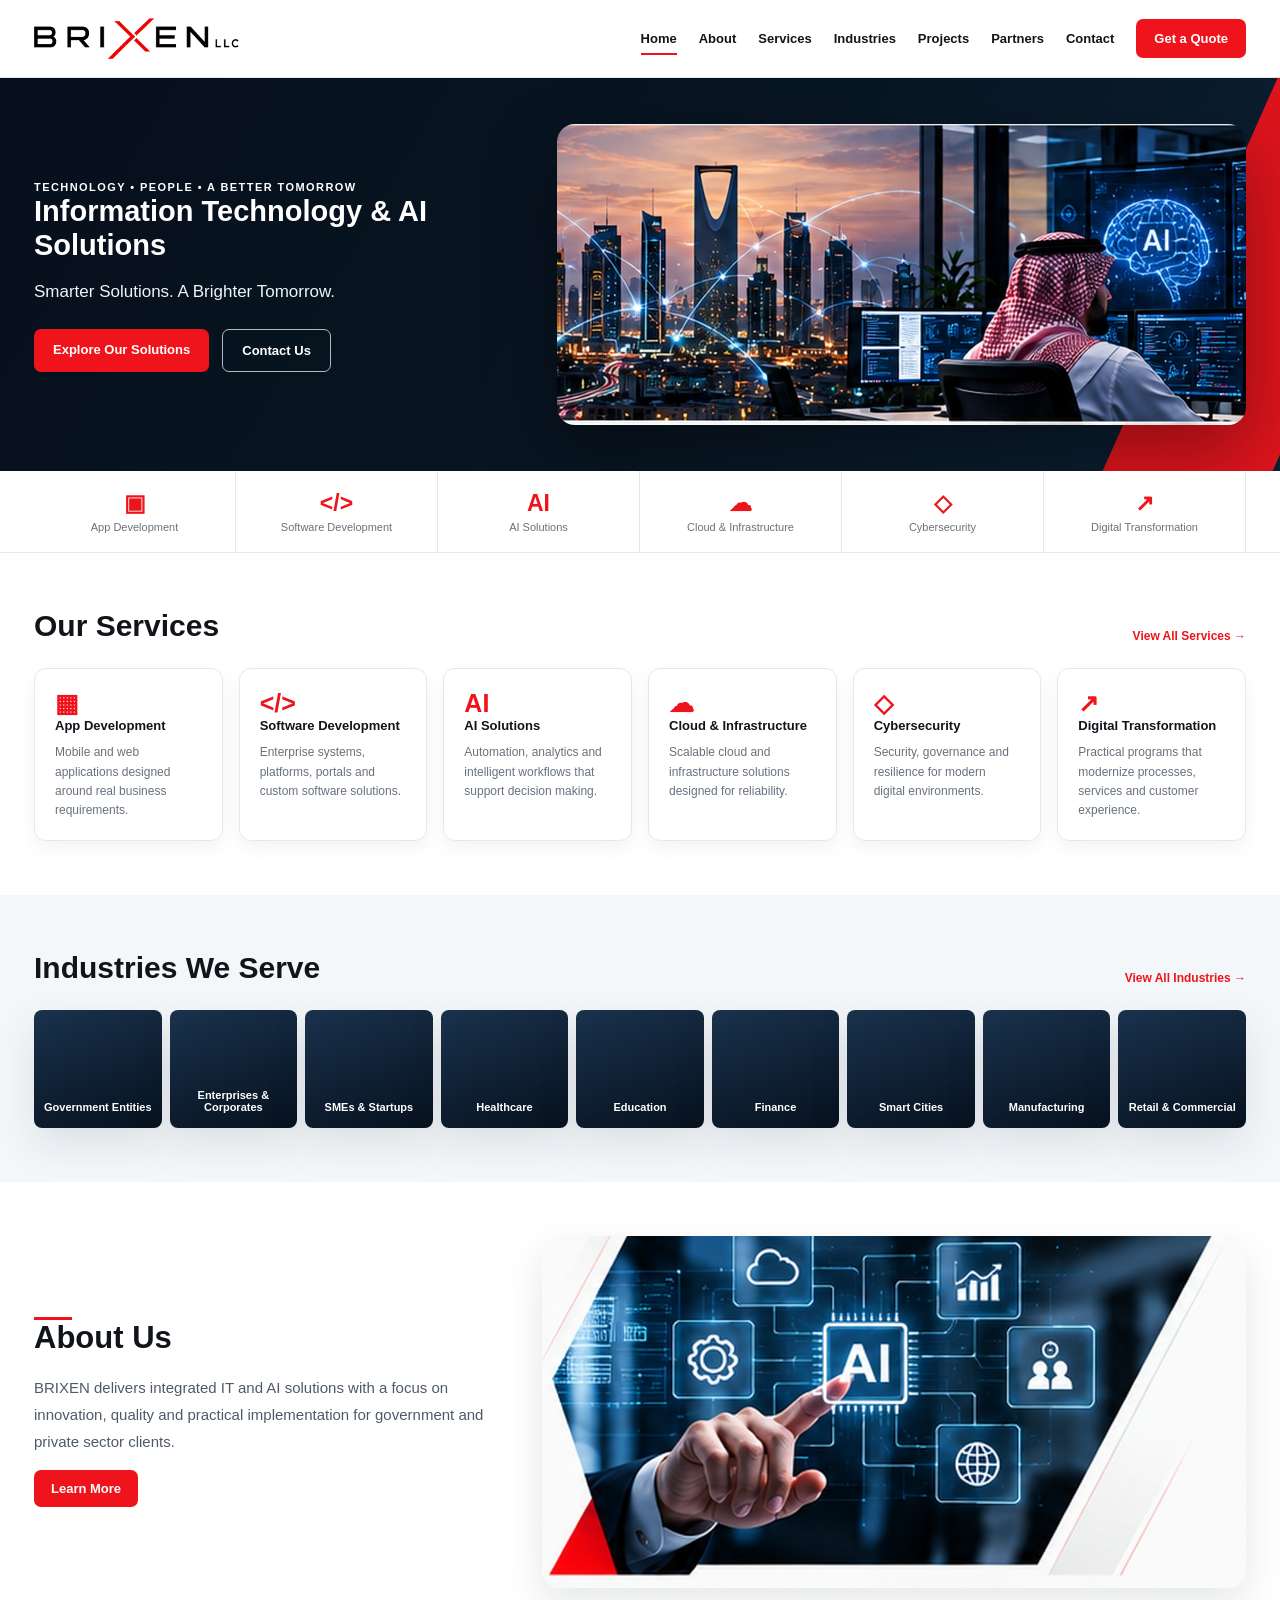
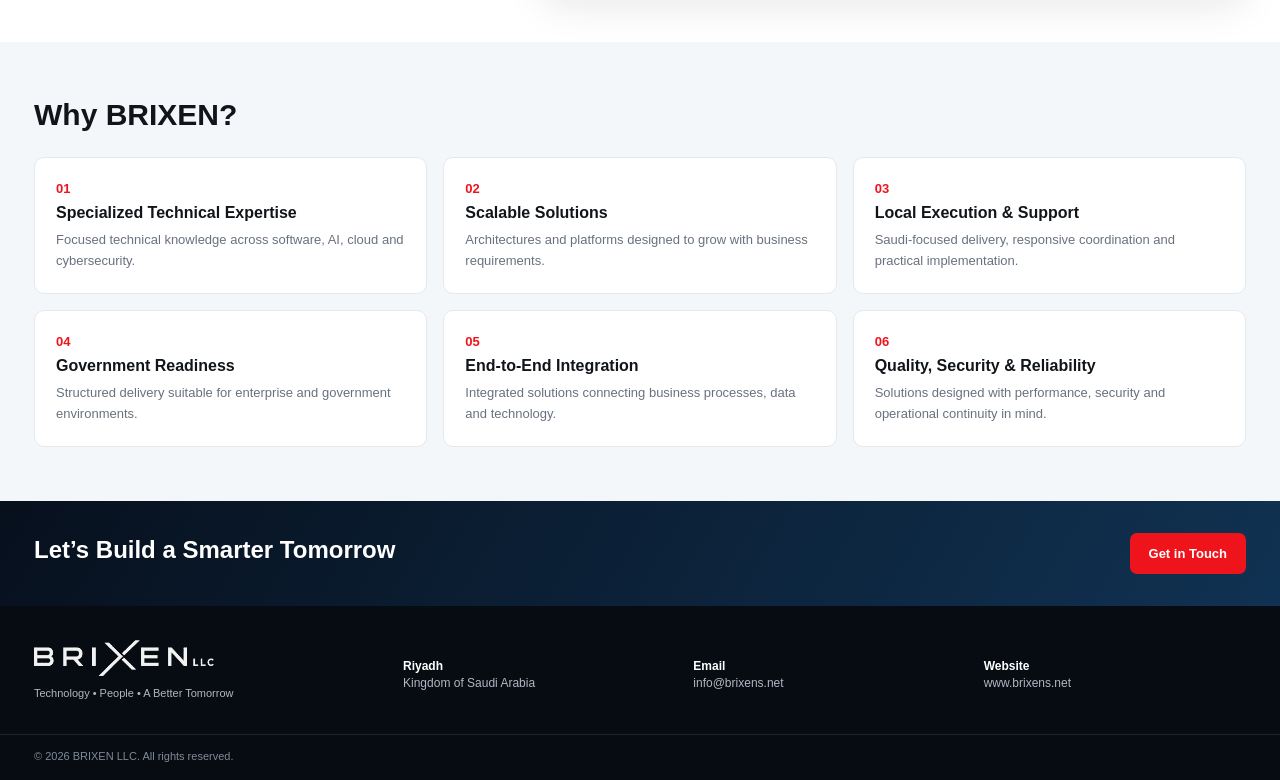
<file: index.html>
<!doctype html>
<html lang="en">
<head>
<meta charset="utf-8">
<meta name="viewport" content="width=device-width,initial-scale=1">
<title>BRIXEN | Information Technology & AI Solutions</title>
<meta name="description" content="BRIXEN provides technology, software, AI, cloud, cybersecurity and digital transformation solutions in Saudi Arabia.">
<link rel="canonical" href="https://www.brixens.net/">
<link rel="stylesheet" href="styles.css">
</head>
<body>
<header class="header">
  <div class="container nav">
    <a class="logo-wrap" href="index.html"><img src="brixen-logo.png" alt="BRIXEN LLC"></a>
    <button class="menu-btn" aria-label="Open menu">☰</button>
    <nav class="nav-links">
      <a class="active" href="index.html">Home</a>
<a href="about.html">About</a>
<a href="services.html">Services</a>
<a href="industries.html">Industries</a>
<a href="projects.html">Projects</a>
<a href="partners.html">Partners</a>
<a href="contact.html">Contact</a>
      <a class="quote-btn" href="mailto:info@brixens.net">Get a Quote</a>
    </nav>
  </div>
</header>

<main>
<section class="hero">
  <div class="hero-overlay"></div>
  <div class="container hero-grid">
    <div class="hero-copy">
      <span class="kicker">TECHNOLOGY • PEOPLE • A BETTER TOMORROW</span>
      
      <h2>Information Technology & AI Solutions</h2>
      
      <p>Smarter Solutions. A Brighter Tomorrow.</p>
      <div class="actions">
        <a class="primary-btn" href="services.html">Explore Our Solutions</a>
        <a class="outline-btn" href="contact.html">Contact Us</a>
      </div>
    </div>
    <div class="hero-image">
      <img src="hero-tech.jpg" alt="AI and technology solutions in Riyadh">
    </div>
  </div>
</section>

<section class="service-strip">
  <div class="container service-strip-grid">
    <a href="services.html#apps"><b>▣</b><small>App Development</small></a>
    <a href="services.html#software"><b>&lt;/&gt;</b><small>Software Development</small></a>
    <a href="services.html#ai"><b>AI</b><small>AI Solutions</small></a>
    <a href="services.html#cloud"><b>☁</b><small>Cloud & Infrastructure</small></a>
    <a href="services.html#security"><b>◇</b><small>Cybersecurity</small></a>
    <a href="services.html#digital"><b>↗</b><small>Digital Transformation</small></a>
  </div>
</section>

<section class="section white">
  <div class="container">
    <div class="heading">
      <div><h2>Our Services</h2></div>
      <a href="services.html">View All Services →</a>
    </div>
    <div class="cards six">
      <article class="card"><div class="icon">▦</div><h5>App Development</h5><p>Mobile and web applications designed around real business requirements.</p></article>
      <article class="card"><div class="icon">&lt;/&gt;</div><h5>Software Development</h5><p>Enterprise systems, platforms, portals and custom software solutions.</p></article>
      <article class="card"><div class="icon">AI</div><h5>AI Solutions</h5><p>Automation, analytics and intelligent workflows that support decision making.</p></article>
      <article class="card"><div class="icon">☁</div><h5>Cloud & Infrastructure</h5><p>Scalable cloud and infrastructure solutions designed for reliability.</p></article>
      <article class="card"><div class="icon">◇</div><h5>Cybersecurity</h5><p>Security, governance and resilience for modern digital environments.</p></article>
      <article class="card"><div class="icon">↗</div><h5>Digital Transformation</h5><p>Practical programs that modernize processes, services and customer experience.</p></article>
    </div>
  </div>
</section>

<section class="section light">
  <div class="container">
    <div class="heading"><div><h2>Industries We Serve</h2></div><a href="industries.html">View All Industries →</a></div>
    <div class="industry-grid">
      <div>Government Entities</div><div>Enterprises & Corporates</div><div>SMEs & Startups</div><div>Healthcare</div>
      <div>Education</div><div>Finance</div><div>Smart Cities</div><div>Manufacturing</div><div>Retail & Commercial</div>
    </div>
  </div>
</section>

<section class="section white">
  <div class="container about-grid">
    <div class="about-copy">
      <span class="red-line"></span>
      <h2>About Us</h2>
      
      <p>BRIXEN delivers integrated IT and AI solutions with a focus on innovation, quality and practical implementation for government and private sector clients.</p>
      <a class="primary-btn small" href="about.html">Learn More</a>
    </div>
    <div class="about-photo"><img src="about-ai.jpg" alt="AI technology interface"></div>
  </div>
</section>

<section class="section light">
  <div class="container">
    <div class="heading"><div><h2>Why BRIXEN?</h2></div></div>
    <div class="cards three">
      <article class="feature"><span>01</span><h4>Specialized Technical Expertise</h4><p>Focused technical knowledge across software, AI, cloud and cybersecurity.</p></article>
      <article class="feature"><span>02</span><h4>Scalable Solutions</h4><p>Architectures and platforms designed to grow with business requirements.</p></article>
      <article class="feature"><span>03</span><h4>Local Execution & Support</h4><p>Saudi-focused delivery, responsive coordination and practical implementation.</p></article>
      <article class="feature"><span>04</span><h4>Government Readiness</h4><p>Structured delivery suitable for enterprise and government environments.</p></article>
      <article class="feature"><span>05</span><h4>End-to-End Integration</h4><p>Integrated solutions connecting business processes, data and technology.</p></article>
      <article class="feature"><span>06</span><h4>Quality, Security & Reliability</h4><p>Solutions designed with performance, security and operational continuity in mind.</p></article>
    </div>
  </div>
</section>

<section class="cta">
  <div class="container cta-grid">
    <div><h2>Let’s Build a Smarter Tomorrow</h2></div>
    <a class="primary-btn" href="contact.html">Get in Touch</a>
  </div>
</section>
</main>

<footer class="footer">
  <div class="container footer-grid">
    <div class="footer-brand">
      <img src="brixen-logo.png" alt="BRIXEN LLC">
      <p>Technology • People • A Better Tomorrow</p>
    </div>
    <div><strong>Riyadh</strong><span>Kingdom of Saudi Arabia</span></div>
    <div><strong>Email</strong><a href="mailto:info@brixens.net">info@brixens.net</a></div>
    <div><strong>Website</strong><a href="https://www.brixens.net">www.brixens.net</a></div>
  </div>
  <div class="container copyright">© 2026 BRIXEN LLC. All rights reserved.</div>
</footer>
<script src="script.js"></script>
</body>
</html>
</file>
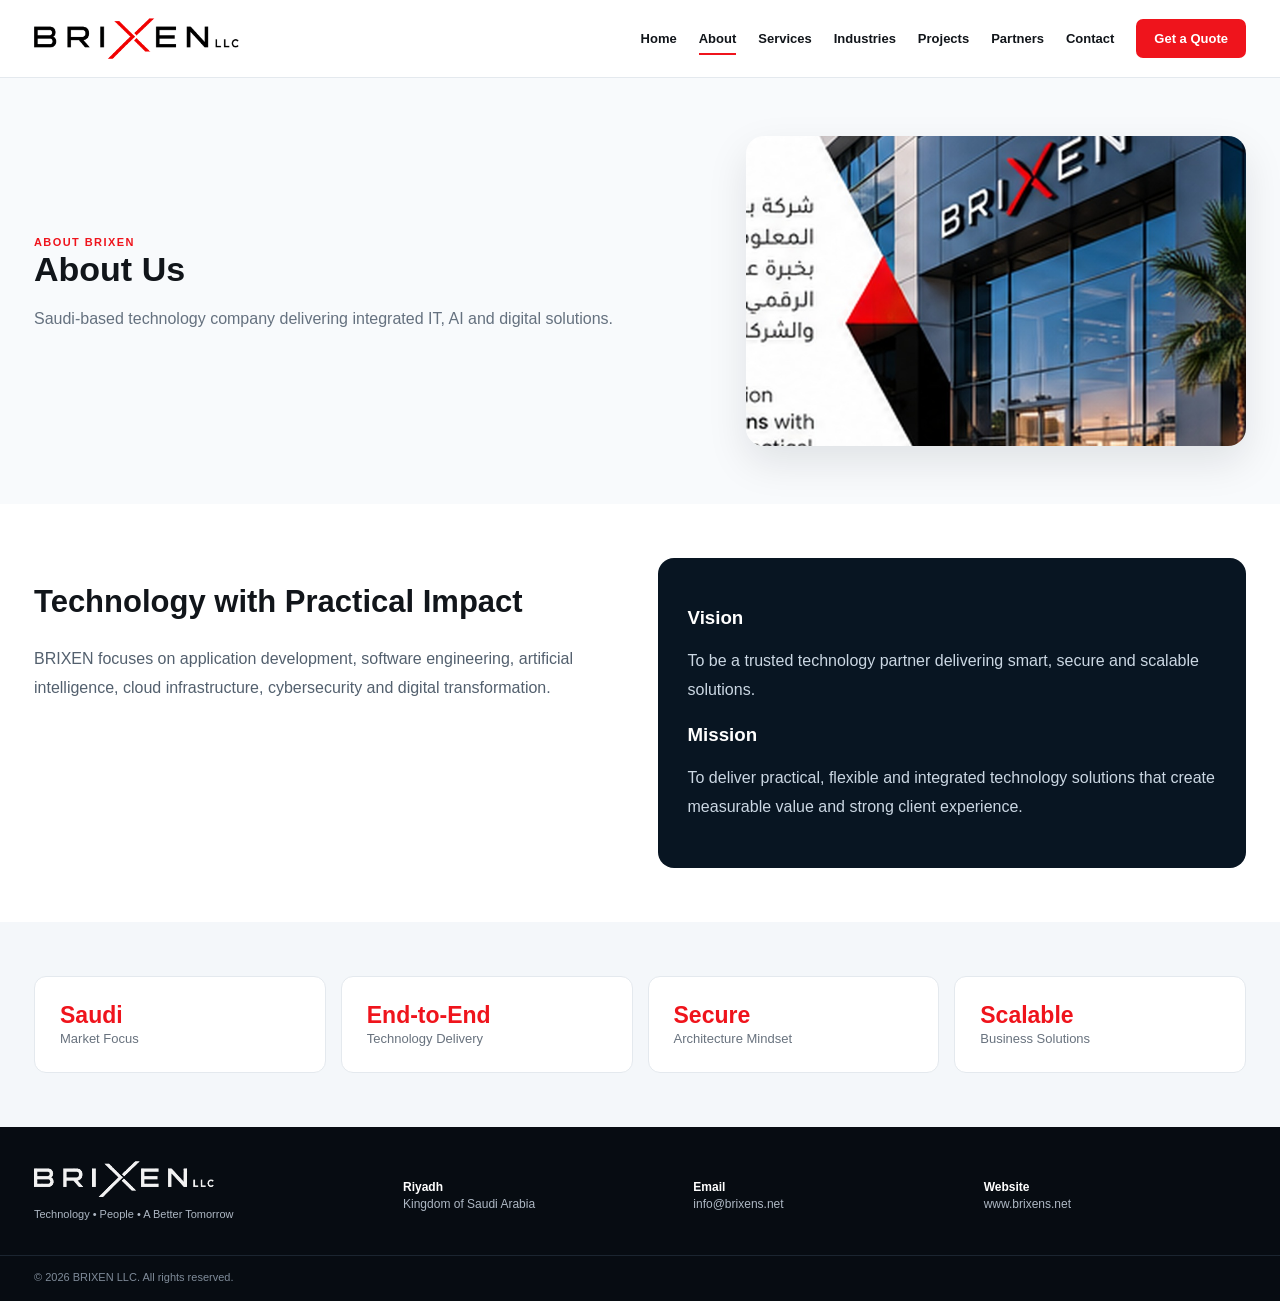
<file: about.html>
<!doctype html>
<html lang="en">
<head>
<meta charset="utf-8">
<meta name="viewport" content="width=device-width,initial-scale=1">
<title>BRIXEN | About</title>
<meta name="description" content="BRIXEN provides technology, software, AI, cloud, cybersecurity and digital transformation solutions in Saudi Arabia.">
<link rel="canonical" href="https://www.brixens.net/">
<link rel="stylesheet" href="styles.css">
</head>
<body>
<header class="header">
  <div class="container nav">
    <a class="logo-wrap" href="index.html"><img src="brixen-logo.png" alt="BRIXEN LLC"></a>
    <button class="menu-btn" aria-label="Open menu">☰</button>
    <nav class="nav-links">
      <a href="index.html">Home</a>
<a class="active" href="about.html">About</a>
<a href="services.html">Services</a>
<a href="industries.html">Industries</a>
<a href="projects.html">Projects</a>
<a href="partners.html">Partners</a>
<a href="contact.html">Contact</a>
      <a class="quote-btn" href="mailto:info@brixens.net">Get a Quote</a>
    </nav>
  </div>
</header>

<main>
<section class="subhero">
  <div class="container subhero-grid">
    <div><span class="kicker dark">ABOUT BRIXEN</span><h2>About Us</h2><p>Saudi-based technology company delivering integrated IT, AI and digital solutions.</p></div>
    <img src="hq-building.jpg" alt="BRIXEN corporate building concept">
  </div>
</section>
<section class="section white">
  <div class="container split">
    <div><h2>Technology with Practical Impact</h2><p>BRIXEN focuses on application development, software engineering, artificial intelligence, cloud infrastructure, cybersecurity and digital transformation.</p></div>
    <div class="mission-box"><h3>Vision</h3><p>To be a trusted technology partner delivering smart, secure and scalable solutions.</p><h3>Mission</h3><p>To deliver practical, flexible and integrated technology solutions that create measurable value and strong client experience.</p></div>
  </div>
</section>
<section class="section light"><div class="container stats-grid"><div><b>Saudi</b><span>Market Focus</span></div><div><b>End-to-End</b><span>Technology Delivery</span></div><div><b>Secure</b><span>Architecture Mindset</span></div><div><b>Scalable</b><span>Business Solutions</span></div></div></section>
</main>

<footer class="footer">
  <div class="container footer-grid">
    <div class="footer-brand">
      <img src="brixen-logo.png" alt="BRIXEN LLC">
      <p>Technology • People • A Better Tomorrow</p>
    </div>
    <div><strong>Riyadh</strong><span>Kingdom of Saudi Arabia</span></div>
    <div><strong>Email</strong><a href="mailto:info@brixens.net">info@brixens.net</a></div>
    <div><strong>Website</strong><a href="https://www.brixens.net">www.brixens.net</a></div>
  </div>
  <div class="container copyright">© 2026 BRIXEN LLC. All rights reserved.</div>
</footer>
<script src="script.js"></script>
</body>
</html>
</file>
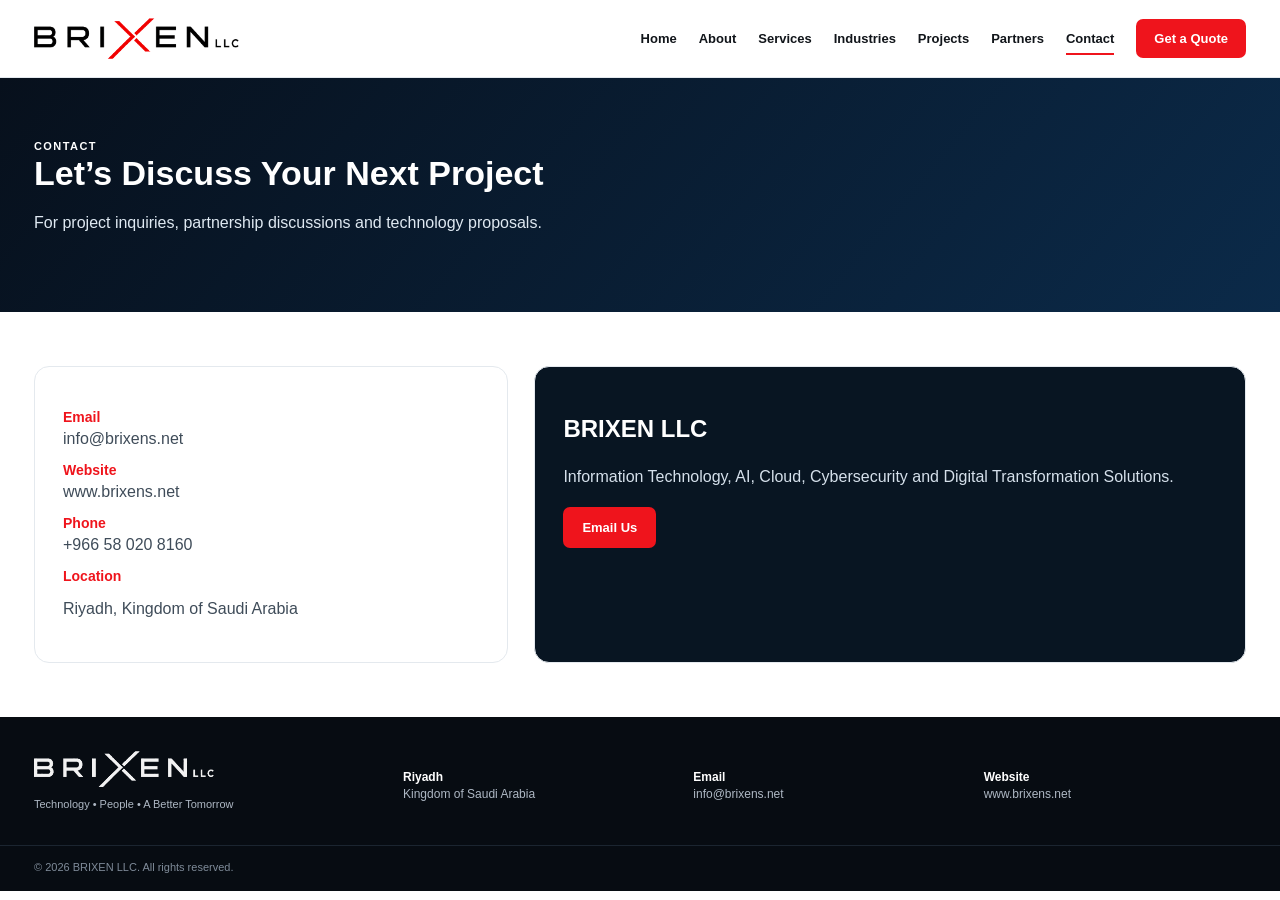
<file: contact.html>
<!doctype html>
<html lang="en">
<head>
<meta charset="utf-8">
<meta name="viewport" content="width=device-width,initial-scale=1">
<title>BRIXEN | Contact</title>
<meta name="description" content="BRIXEN provides technology, software, AI, cloud, cybersecurity and digital transformation solutions in Saudi Arabia.">
<link rel="canonical" href="https://www.brixens.net/">
<link rel="stylesheet" href="styles.css">
</head>
<body>
<header class="header">
  <div class="container nav">
    <a class="logo-wrap" href="index.html"><img src="brixen-logo.png" alt="BRIXEN LLC"></a>
    <button class="menu-btn" aria-label="Open menu">☰</button>
    <nav class="nav-links">
      <a href="index.html">Home</a>
<a href="about.html">About</a>
<a href="services.html">Services</a>
<a href="industries.html">Industries</a>
<a href="projects.html">Projects</a>
<a href="partners.html">Partners</a>
<a class="active" href="contact.html">Contact</a>
      <a class="quote-btn" href="mailto:info@brixens.net">Get a Quote</a>
    </nav>
  </div>
</header>

<main>
<section class="subhero dark-sub"><div class="container"><span class="kicker">CONTACT</span><h2>Let’s Discuss Your Next Project</h2><p>For project inquiries, partnership discussions and technology proposals.</p></div></section>
<section class="section white">
<div class="container contact-layout">
  <div class="contact-panel">
    <h3>Email</h3><a href="mailto:info@brixens.net">info@brixens.net</a>
    <h3>Website</h3><a href="https://www.brixens.net">www.brixens.net</a>
    <h3>Phone</h3><a href="tel:+966580208160">+966 58 020 8160</a>
    <h3>Location</h3><p>Riyadh, Kingdom of Saudi Arabia</p>
  </div>
  <div class="contact-message">
    <h2>BRIXEN LLC</h2>
    
    <p>Information Technology, AI, Cloud, Cybersecurity and Digital Transformation Solutions.</p>
    <a class="primary-btn" href="mailto:info@brixens.net">Email Us</a>
  </div>
</div>
</section>
</main>

<footer class="footer">
  <div class="container footer-grid">
    <div class="footer-brand">
      <img src="brixen-logo.png" alt="BRIXEN LLC">
      <p>Technology • People • A Better Tomorrow</p>
    </div>
    <div><strong>Riyadh</strong><span>Kingdom of Saudi Arabia</span></div>
    <div><strong>Email</strong><a href="mailto:info@brixens.net">info@brixens.net</a></div>
    <div><strong>Website</strong><a href="https://www.brixens.net">www.brixens.net</a></div>
  </div>
  <div class="container copyright">© 2026 BRIXEN LLC. All rights reserved.</div>
</footer>
<script src="script.js"></script>
</body>
</html>
</file>
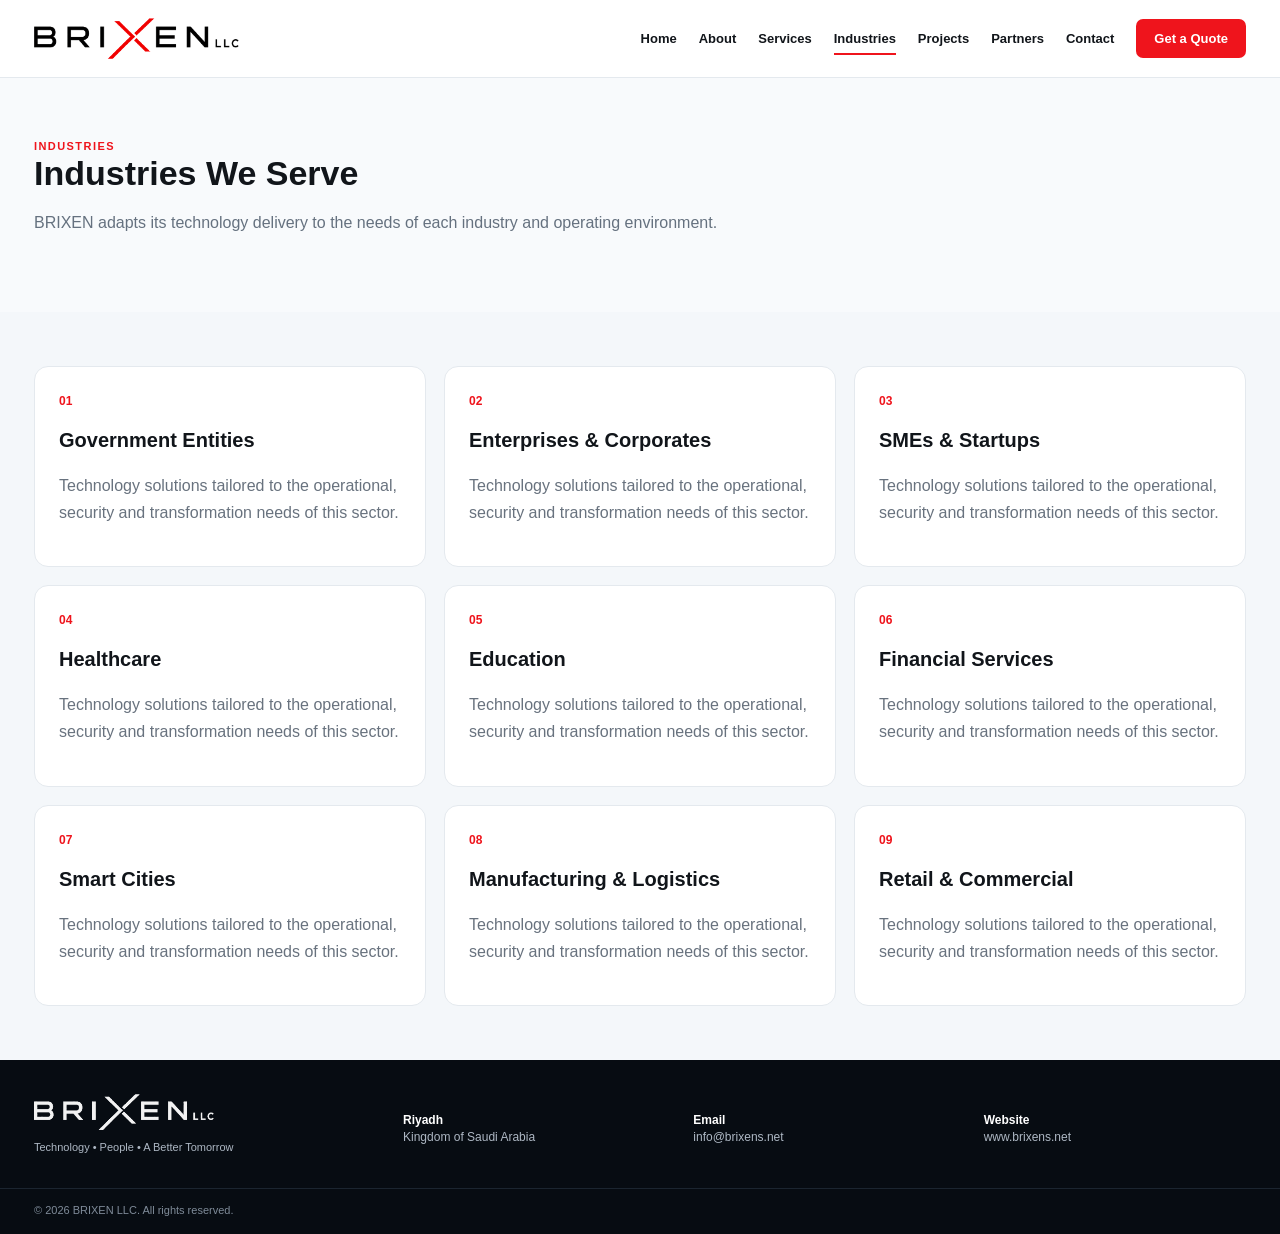
<file: industries.html>
<!doctype html>
<html lang="en">
<head>
<meta charset="utf-8">
<meta name="viewport" content="width=device-width,initial-scale=1">
<title>BRIXEN | Industries</title>
<meta name="description" content="BRIXEN provides technology, software, AI, cloud, cybersecurity and digital transformation solutions in Saudi Arabia.">
<link rel="canonical" href="https://www.brixens.net/">
<link rel="stylesheet" href="styles.css">
</head>
<body>
<header class="header">
  <div class="container nav">
    <a class="logo-wrap" href="index.html"><img src="brixen-logo.png" alt="BRIXEN LLC"></a>
    <button class="menu-btn" aria-label="Open menu">☰</button>
    <nav class="nav-links">
      <a href="index.html">Home</a>
<a href="about.html">About</a>
<a href="services.html">Services</a>
<a class="active" href="industries.html">Industries</a>
<a href="projects.html">Projects</a>
<a href="partners.html">Partners</a>
<a href="contact.html">Contact</a>
      <a class="quote-btn" href="mailto:info@brixens.net">Get a Quote</a>
    </nav>
  </div>
</header>

<main>
<section class="subhero"><div class="container"><span class="kicker dark">INDUSTRIES</span><h2>Industries We Serve</h2><p>BRIXEN adapts its technology delivery to the needs of each industry and operating environment.</p></div></section>
<section class="section light"><div class="container industry-page-grid"><article class="industry-card"><span>01</span><h3>Government Entities</h3><p>Technology solutions tailored to the operational, security and transformation needs of this sector.</p></article><article class="industry-card"><span>02</span><h3>Enterprises & Corporates</h3><p>Technology solutions tailored to the operational, security and transformation needs of this sector.</p></article><article class="industry-card"><span>03</span><h3>SMEs & Startups</h3><p>Technology solutions tailored to the operational, security and transformation needs of this sector.</p></article><article class="industry-card"><span>04</span><h3>Healthcare</h3><p>Technology solutions tailored to the operational, security and transformation needs of this sector.</p></article><article class="industry-card"><span>05</span><h3>Education</h3><p>Technology solutions tailored to the operational, security and transformation needs of this sector.</p></article><article class="industry-card"><span>06</span><h3>Financial Services</h3><p>Technology solutions tailored to the operational, security and transformation needs of this sector.</p></article><article class="industry-card"><span>07</span><h3>Smart Cities</h3><p>Technology solutions tailored to the operational, security and transformation needs of this sector.</p></article><article class="industry-card"><span>08</span><h3>Manufacturing & Logistics</h3><p>Technology solutions tailored to the operational, security and transformation needs of this sector.</p></article><article class="industry-card"><span>09</span><h3>Retail & Commercial</h3><p>Technology solutions tailored to the operational, security and transformation needs of this sector.</p></article></div></section>
</main>

<footer class="footer">
  <div class="container footer-grid">
    <div class="footer-brand">
      <img src="brixen-logo.png" alt="BRIXEN LLC">
      <p>Technology • People • A Better Tomorrow</p>
    </div>
    <div><strong>Riyadh</strong><span>Kingdom of Saudi Arabia</span></div>
    <div><strong>Email</strong><a href="mailto:info@brixens.net">info@brixens.net</a></div>
    <div><strong>Website</strong><a href="https://www.brixens.net">www.brixens.net</a></div>
  </div>
  <div class="container copyright">© 2026 BRIXEN LLC. All rights reserved.</div>
</footer>
<script src="script.js"></script>
</body>
</html>
</file>
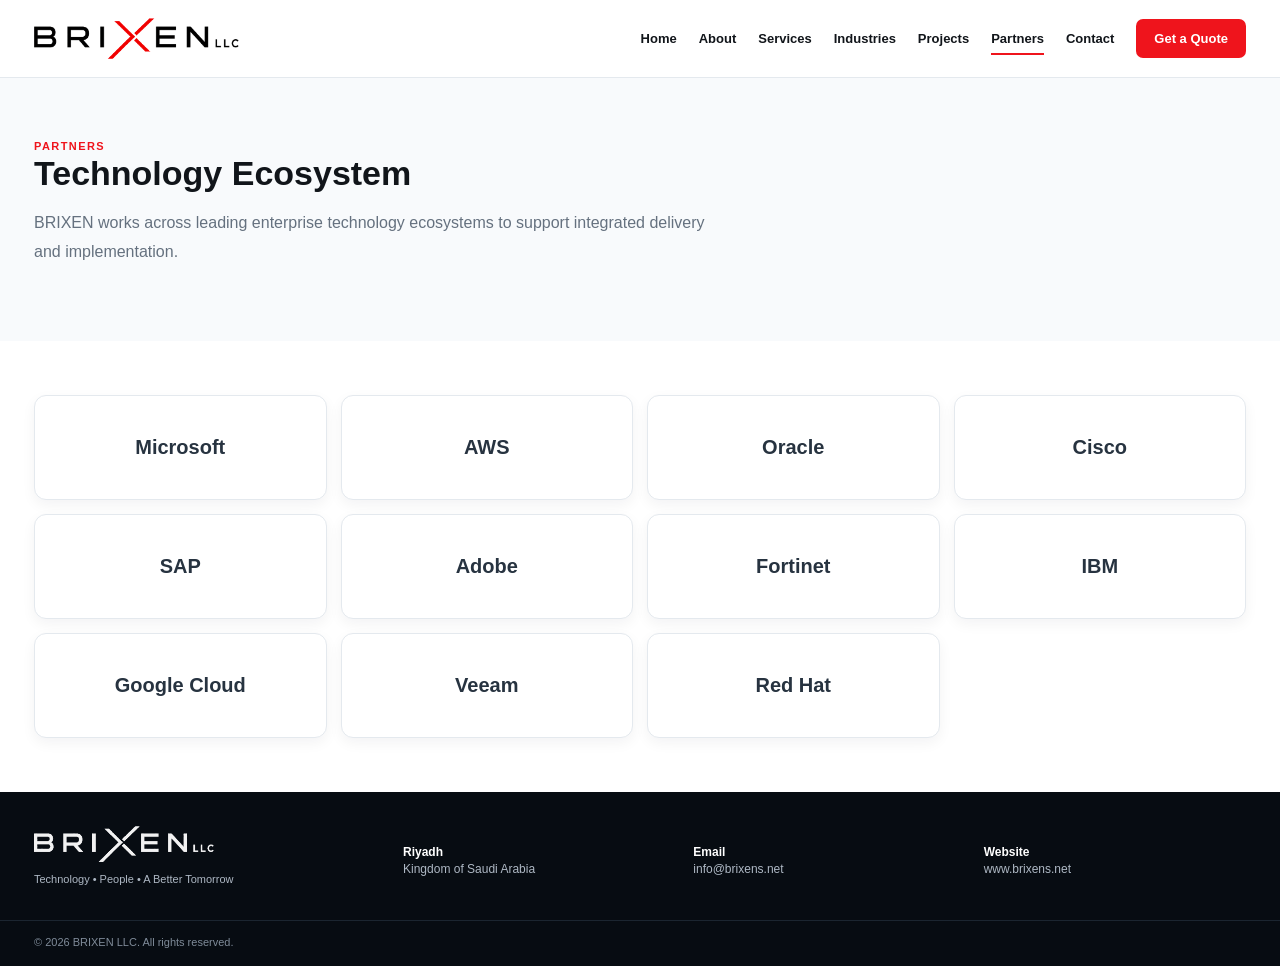
<file: partners.html>
<!doctype html>
<html lang="en">
<head>
<meta charset="utf-8">
<meta name="viewport" content="width=device-width,initial-scale=1">
<title>BRIXEN | Partners</title>
<meta name="description" content="BRIXEN provides technology, software, AI, cloud, cybersecurity and digital transformation solutions in Saudi Arabia.">
<link rel="canonical" href="https://www.brixens.net/">
<link rel="stylesheet" href="styles.css">
</head>
<body>
<header class="header">
  <div class="container nav">
    <a class="logo-wrap" href="index.html"><img src="brixen-logo.png" alt="BRIXEN LLC"></a>
    <button class="menu-btn" aria-label="Open menu">☰</button>
    <nav class="nav-links">
      <a href="index.html">Home</a>
<a href="about.html">About</a>
<a href="services.html">Services</a>
<a href="industries.html">Industries</a>
<a href="projects.html">Projects</a>
<a class="active" href="partners.html">Partners</a>
<a href="contact.html">Contact</a>
      <a class="quote-btn" href="mailto:info@brixens.net">Get a Quote</a>
    </nav>
  </div>
</header>

<main>
<section class="subhero"><div class="container"><span class="kicker dark">PARTNERS</span><h2>Technology Ecosystem</h2><p>BRIXEN works across leading enterprise technology ecosystems to support integrated delivery and implementation.</p></div></section>
<section class="section white"><div class="container partner-grid"><div class="partner-box">Microsoft</div><div class="partner-box">AWS</div><div class="partner-box">Oracle</div><div class="partner-box">Cisco</div><div class="partner-box">SAP</div><div class="partner-box">Adobe</div><div class="partner-box">Fortinet</div><div class="partner-box">IBM</div><div class="partner-box">Google Cloud</div><div class="partner-box">Veeam</div><div class="partner-box">Red Hat</div></div></section>
</main>

<footer class="footer">
  <div class="container footer-grid">
    <div class="footer-brand">
      <img src="brixen-logo.png" alt="BRIXEN LLC">
      <p>Technology • People • A Better Tomorrow</p>
    </div>
    <div><strong>Riyadh</strong><span>Kingdom of Saudi Arabia</span></div>
    <div><strong>Email</strong><a href="mailto:info@brixens.net">info@brixens.net</a></div>
    <div><strong>Website</strong><a href="https://www.brixens.net">www.brixens.net</a></div>
  </div>
  <div class="container copyright">© 2026 BRIXEN LLC. All rights reserved.</div>
</footer>
<script src="script.js"></script>
</body>
</html>
</file>
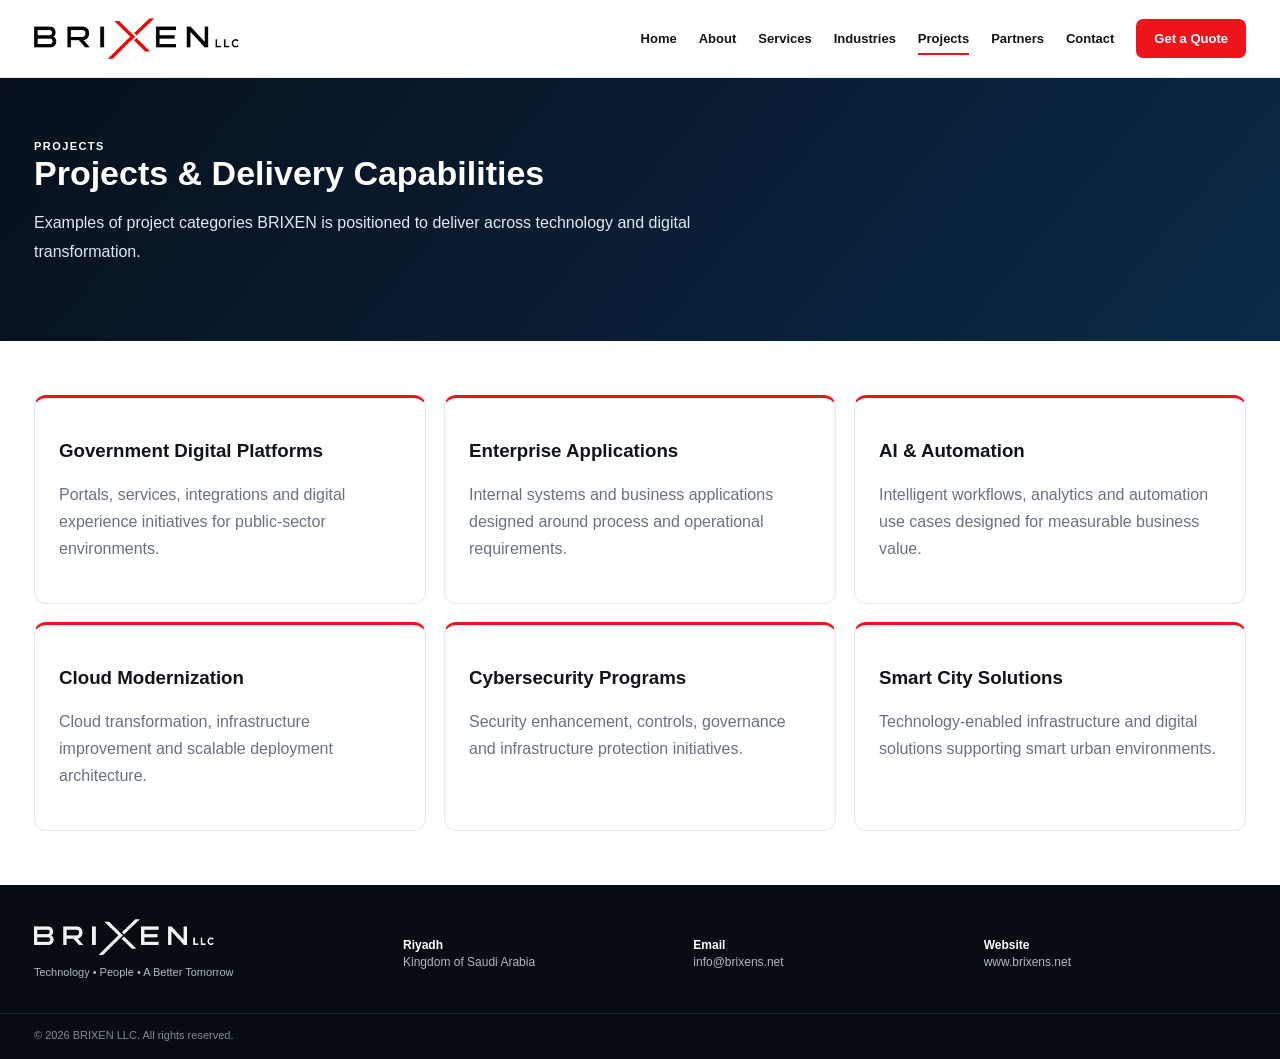
<file: projects.html>
<!doctype html>
<html lang="en">
<head>
<meta charset="utf-8">
<meta name="viewport" content="width=device-width,initial-scale=1">
<title>BRIXEN | Projects</title>
<meta name="description" content="BRIXEN provides technology, software, AI, cloud, cybersecurity and digital transformation solutions in Saudi Arabia.">
<link rel="canonical" href="https://www.brixens.net/">
<link rel="stylesheet" href="styles.css">
</head>
<body>
<header class="header">
  <div class="container nav">
    <a class="logo-wrap" href="index.html"><img src="brixen-logo.png" alt="BRIXEN LLC"></a>
    <button class="menu-btn" aria-label="Open menu">☰</button>
    <nav class="nav-links">
      <a href="index.html">Home</a>
<a href="about.html">About</a>
<a href="services.html">Services</a>
<a href="industries.html">Industries</a>
<a class="active" href="projects.html">Projects</a>
<a href="partners.html">Partners</a>
<a href="contact.html">Contact</a>
      <a class="quote-btn" href="mailto:info@brixens.net">Get a Quote</a>
    </nav>
  </div>
</header>

<main>
<section class="subhero dark-sub"><div class="container"><span class="kicker">PROJECTS</span><h2>Projects & Delivery Capabilities</h2><p>Examples of project categories BRIXEN is positioned to deliver across technology and digital transformation.</p></div></section>
<section class="section white">
<div class="container project-grid">
<article><h3>Government Digital Platforms</h3><p>Portals, services, integrations and digital experience initiatives for public-sector environments.</p></article>
<article><h3>Enterprise Applications</h3><p>Internal systems and business applications designed around process and operational requirements.</p></article>
<article><h3>AI & Automation</h3><p>Intelligent workflows, analytics and automation use cases designed for measurable business value.</p></article>
<article><h3>Cloud Modernization</h3><p>Cloud transformation, infrastructure improvement and scalable deployment architecture.</p></article>
<article><h3>Cybersecurity Programs</h3><p>Security enhancement, controls, governance and infrastructure protection initiatives.</p></article>
<article><h3>Smart City Solutions</h3><p>Technology-enabled infrastructure and digital solutions supporting smart urban environments.</p></article>
</div>
</section>
</main>

<footer class="footer">
  <div class="container footer-grid">
    <div class="footer-brand">
      <img src="brixen-logo.png" alt="BRIXEN LLC">
      <p>Technology • People • A Better Tomorrow</p>
    </div>
    <div><strong>Riyadh</strong><span>Kingdom of Saudi Arabia</span></div>
    <div><strong>Email</strong><a href="mailto:info@brixens.net">info@brixens.net</a></div>
    <div><strong>Website</strong><a href="https://www.brixens.net">www.brixens.net</a></div>
  </div>
  <div class="container copyright">© 2026 BRIXEN LLC. All rights reserved.</div>
</footer>
<script src="script.js"></script>
</body>
</html>
</file>
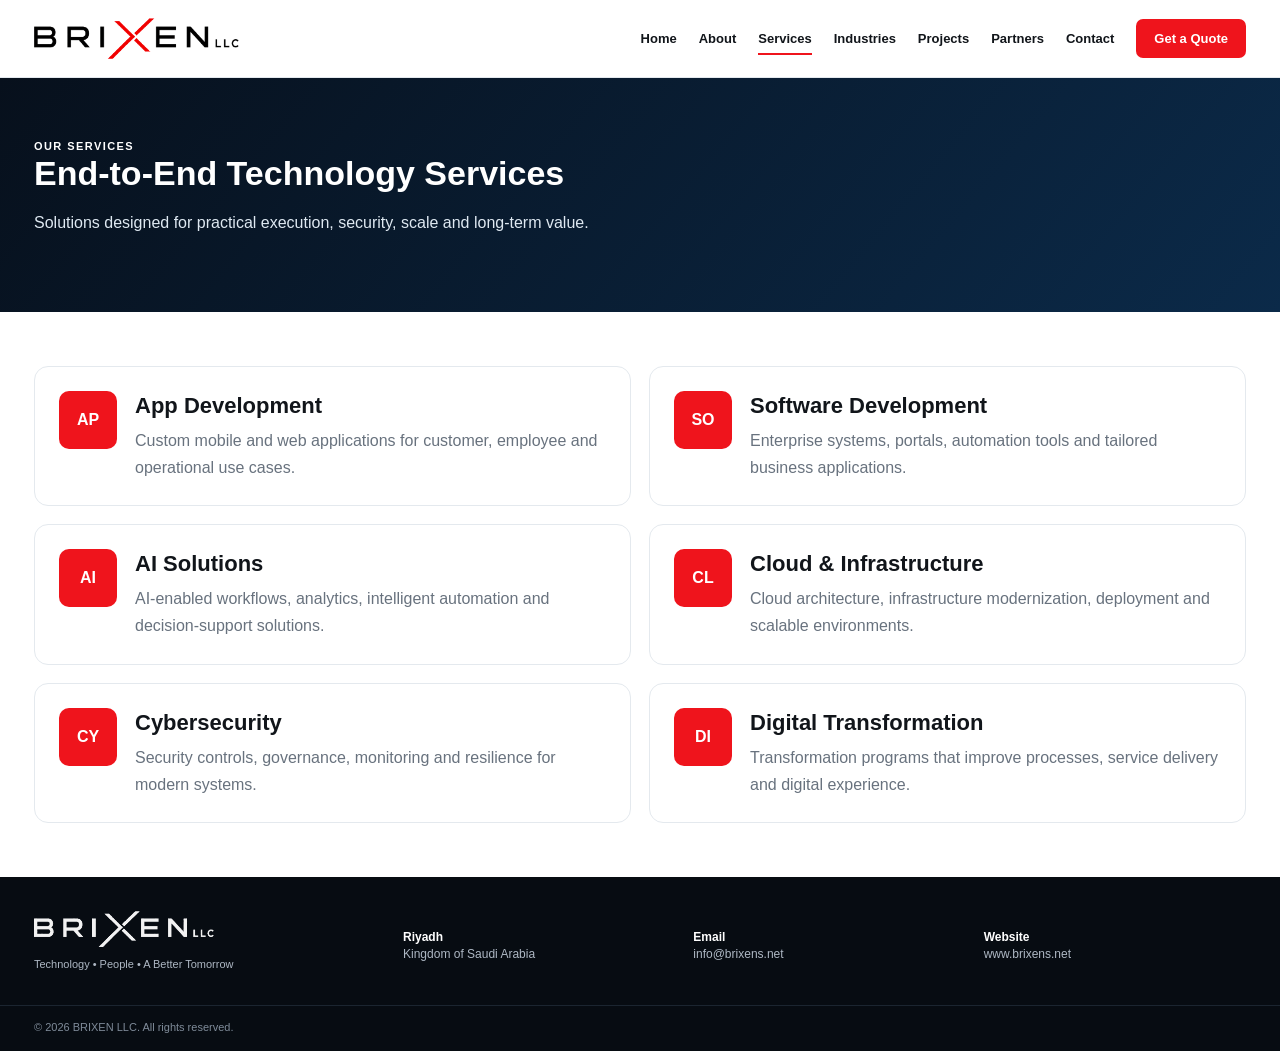
<file: services.html>
<!doctype html>
<html lang="en">
<head>
<meta charset="utf-8">
<meta name="viewport" content="width=device-width,initial-scale=1">
<title>BRIXEN | Services</title>
<meta name="description" content="BRIXEN provides technology, software, AI, cloud, cybersecurity and digital transformation solutions in Saudi Arabia.">
<link rel="canonical" href="https://www.brixens.net/">
<link rel="stylesheet" href="styles.css">
</head>
<body>
<header class="header">
  <div class="container nav">
    <a class="logo-wrap" href="index.html"><img src="brixen-logo.png" alt="BRIXEN LLC"></a>
    <button class="menu-btn" aria-label="Open menu">☰</button>
    <nav class="nav-links">
      <a href="index.html">Home</a>
<a href="about.html">About</a>
<a class="active" href="services.html">Services</a>
<a href="industries.html">Industries</a>
<a href="projects.html">Projects</a>
<a href="partners.html">Partners</a>
<a href="contact.html">Contact</a>
      <a class="quote-btn" href="mailto:info@brixens.net">Get a Quote</a>
    </nav>
  </div>
</header>

<main>
<section class="subhero dark-sub"><div class="container"><span class="kicker">OUR SERVICES</span><h2>End-to-End Technology Services</h2><p>Solutions designed for practical execution, security, scale and long-term value.</p></div></section>
<section class="section white"><div class="container service-detail-grid"><article id="apps" class="service-detail"><div class="big-icon">AP</div><div><h2>App Development</h2><p>Custom mobile and web applications for customer, employee and operational use cases.</p></div></article><article id="software" class="service-detail"><div class="big-icon">SO</div><div><h2>Software Development</h2><p>Enterprise systems, portals, automation tools and tailored business applications.</p></div></article><article id="ai" class="service-detail"><div class="big-icon">AI</div><div><h2>AI Solutions</h2><p>AI-enabled workflows, analytics, intelligent automation and decision-support solutions.</p></div></article><article id="cloud" class="service-detail"><div class="big-icon">CL</div><div><h2>Cloud & Infrastructure</h2><p>Cloud architecture, infrastructure modernization, deployment and scalable environments.</p></div></article><article id="security" class="service-detail"><div class="big-icon">CY</div><div><h2>Cybersecurity</h2><p>Security controls, governance, monitoring and resilience for modern systems.</p></div></article><article id="digital" class="service-detail"><div class="big-icon">DI</div><div><h2>Digital Transformation</h2><p>Transformation programs that improve processes, service delivery and digital experience.</p></div></article></div></section>
</main>

<footer class="footer">
  <div class="container footer-grid">
    <div class="footer-brand">
      <img src="brixen-logo.png" alt="BRIXEN LLC">
      <p>Technology • People • A Better Tomorrow</p>
    </div>
    <div><strong>Riyadh</strong><span>Kingdom of Saudi Arabia</span></div>
    <div><strong>Email</strong><a href="mailto:info@brixens.net">info@brixens.net</a></div>
    <div><strong>Website</strong><a href="https://www.brixens.net">www.brixens.net</a></div>
  </div>
  <div class="container copyright">© 2026 BRIXEN LLC. All rights reserved.</div>
</footer>
<script src="script.js"></script>
</body>
</html>
</file>
<file: styles.css>
:root{
 --red:#ef141c;--navy:#07101c;--blue:#0b2847;--white:#fff;--text:#11151a;
 --muted:#68727e;--light:#f4f7fa;--line:#e4e9ee;--shadow:0 16px 40px rgba(3,16,30,.10);
 --max:1380px
}
*{box-sizing:border-box}
html{scroll-behavior:smooth}
body{margin:0;font-family:Arial,Tahoma,sans-serif;color:var(--text);background:#fff}
a{text-decoration:none;color:inherit} img{display:block;max-width:100%}
.container{max-width:var(--max);margin:auto;padding:0 34px}
.header{height:78px;background:#fff;border-bottom:1px solid var(--line);position:sticky;top:0;z-index:100}
.nav{height:100%;display:flex;align-items:center;justify-content:space-between;gap:28px}
.logo-wrap img{width:205px;height:52px;object-fit:contain}
.nav-links{display:flex;align-items:center;gap:22px;font-size:13px;font-weight:600}
.nav-links a{padding:10px 0;position:relative}
.nav-links a.active:after,.nav-links a:not(.quote-btn):hover:after{content:"";position:absolute;height:2px;background:var(--red);left:0;right:0;bottom:1px}
.quote-btn{background:var(--red);color:#fff;padding:12px 18px!important;border-radius:7px}
.menu-btn{display:none;background:#fff;border:1px solid var(--line);border-radius:8px;font-size:22px;padding:5px 10px}

.hero{background:linear-gradient(120deg,#06101c 0%,#081522 56%,#0c2033 100%);color:#fff;position:relative;overflow:hidden;padding:46px 0}
.hero:after{content:"";position:absolute;right:-80px;top:0;width:170px;height:100%;background:var(--red);transform:skewX(-24deg);opacity:.92}
.hero-grid{display:grid;grid-template-columns:.83fr 1.17fr;align-items:center;gap:34px;position:relative;z-index:2}
.hero-copy{padding:18px 0}
.kicker{font-size:11px;letter-spacing:.13em;font-weight:700;color:#fff}.kicker.dark{color:var(--red)}
.hero h1{font-size:42px;line-height:1.25;margin:18px 0 8px}.hero h2{font-size:29px;line-height:1.15;margin:0 0 20px}
.hero p{font-size:17px;margin:7px 0;color:#edf4fb}
.hero-image{border-radius:18px;overflow:hidden;box-shadow:0 28px 70px rgba(0,0,0,.35)}
.hero-image img{width:100%;aspect-ratio:16/7;object-fit:cover}
.actions{display:flex;gap:13px;margin-top:27px;flex-wrap:wrap}
.primary-btn,.outline-btn{display:inline-block;padding:13px 19px;border-radius:7px;font-size:13px;font-weight:700}
.primary-btn{background:var(--red);color:#fff}.primary-btn.small{padding:11px 17px}.outline-btn{border:1px solid rgba(255,255,255,.7);color:#fff}

.service-strip{background:#fff;border-bottom:1px solid var(--line)}
.service-strip-grid{display:grid;grid-template-columns:repeat(6,1fr)}
.service-strip a{padding:19px 12px;text-align:center;border-right:1px solid var(--line);display:flex;flex-direction:column;gap:4px;align-items:center}
.service-strip b{font-size:23px;color:var(--red)}.service-strip span{font-size:13px;font-weight:700}.service-strip small{font-size:11px;color:var(--muted)}

.section{padding:54px 0}.white{background:#fff}.light{background:var(--light)}
.heading{display:flex;justify-content:space-between;align-items:flex-end;gap:20px;margin-bottom:25px}
.heading h3{font-size:25px;margin:0}.heading h2{font-size:30px;margin:2px 0 0}.heading a{font-size:12px;color:var(--red);font-weight:700}
.cards{display:grid;gap:16px}.cards.six{grid-template-columns:repeat(6,1fr)}.cards.three{grid-template-columns:repeat(3,1fr)}
.card{background:#fff;border:1px solid var(--line);border-radius:12px;padding:20px;box-shadow:0 7px 18px rgba(12,29,45,.05)}
.card .icon{color:var(--red);font-size:25px;font-weight:800}.card h4{margin:14px 0 3px;font-size:15px}.card h5{margin:0 0 10px;font-size:13px}.card p{font-size:12px;line-height:1.6;color:var(--muted);margin:0}
.industry-grid{display:grid;grid-template-columns:repeat(9,1fr);gap:8px}.industry-grid div{min-height:118px;background:linear-gradient(160deg,#19324d,#07111e);color:#fff;border-radius:8px;padding:15px 8px;display:flex;align-items:flex-end;text-align:center;justify-content:center;font-size:11px;font-weight:700;box-shadow:var(--shadow)}

.about-grid{display:grid;grid-template-columns:.8fr 1.2fr;gap:38px;align-items:center}.about-copy h3{font-size:28px;margin:8px 0 0}.about-copy h2{font-size:31px;margin:0 0 18px}.about-copy p{color:#4f5a67;line-height:1.8;font-size:15px}.red-line{display:block;width:38px;height:3px;background:var(--red)}
.about-photo{border-radius:18px;overflow:hidden;box-shadow:var(--shadow)}.about-photo img{width:100%;aspect-ratio:16/8;object-fit:cover}
.feature{background:#fff;border:1px solid var(--line);border-radius:10px;padding:21px}.feature span{color:var(--red);font-size:13px;font-weight:800}.feature h4{margin:7px 0 8px}.feature p{font-size:13px;color:var(--muted);line-height:1.6;margin:0}
.cta{background:linear-gradient(120deg,#07101d,#103252);color:#fff;padding:32px 0}.cta-grid{display:flex;align-items:center;justify-content:space-between;gap:24px}.cta h2{margin:0 0 6px}.cta p{margin:0;color:#e8f1fa}

.subhero{padding:58px 0;background:#f8fafc}.subhero.dark-sub{background:linear-gradient(130deg,#07101c,#0b2a49);color:#fff}
.subhero-grid{display:grid;grid-template-columns:1fr .75fr;gap:45px;align-items:center}.subhero h1{font-size:42px;margin:14px 0 0}.subhero h2{font-size:34px;margin:0 0 15px}.subhero p{max-width:700px;line-height:1.8;color:#65717f}.dark-sub p{color:#dfe9f2}
.subhero-grid img{width:100%;height:310px;object-fit:cover;border-radius:18px;box-shadow:var(--shadow)}

.split{display:grid;grid-template-columns:1fr 1fr;gap:35px}.split h2{font-size:31px}.split p{line-height:1.8;color:#53606e}.mission-box{background:#081522;color:#fff;padding:30px;border-radius:16px}.mission-box p{color:#cbd7e3}
.stats-grid{display:grid;grid-template-columns:repeat(4,1fr);gap:15px}.stats-grid div{background:#fff;border:1px solid var(--line);padding:25px;border-radius:12px}.stats-grid b{font-size:23px;color:var(--red);display:block}.stats-grid span{font-size:13px;color:var(--muted)}

.service-detail-grid{display:grid;grid-template-columns:1fr 1fr;gap:18px}.service-detail{display:flex;gap:18px;border:1px solid var(--line);border-radius:14px;padding:24px}.big-icon{min-width:58px;height:58px;border-radius:10px;background:var(--red);color:#fff;display:flex;align-items:center;justify-content:center;font-weight:800}.service-detail h3{font-size:18px;margin:0}.service-detail h2{font-size:22px;margin:2px 0 8px}.service-detail p{margin:0;color:var(--muted);line-height:1.7}
.industry-page-grid{display:grid;grid-template-columns:repeat(3,1fr);gap:18px}.industry-card{background:#fff;border:1px solid var(--line);border-radius:14px;padding:24px}.industry-card span{color:var(--red);font-size:12px;font-weight:800}.industry-card h3{font-size:20px}.industry-card p{color:var(--muted);line-height:1.7}
.project-grid{display:grid;grid-template-columns:repeat(3,1fr);gap:18px}.project-grid article{background:#fff;border:1px solid var(--line);border-top:3px solid var(--red);padding:24px;border-radius:12px}.project-grid p{color:var(--muted);line-height:1.7}
.partner-grid{display:grid;grid-template-columns:repeat(4,1fr);gap:14px}.partner-box{min-height:105px;border:1px solid var(--line);background:#fff;border-radius:12px;display:flex;align-items:center;justify-content:center;font-size:20px;font-weight:700;color:#273340;box-shadow:0 5px 14px rgba(12,29,45,.05)}
.contact-layout{display:grid;grid-template-columns:.8fr 1.2fr;gap:26px}.contact-panel,.contact-message{border:1px solid var(--line);border-radius:15px;padding:28px}.contact-panel h3{margin:14px 0 5px;color:var(--red);font-size:14px}.contact-panel p,.contact-panel a{color:#3f4c59}.contact-message{background:#081522;color:#fff}.contact-message p{line-height:1.8;color:#d5e0eb}

.footer{background:#070c12;color:#fff;padding:34px 0 18px}.footer-grid{display:grid;grid-template-columns:1.3fr repeat(3,1fr);gap:28px;align-items:center}.footer-brand img{width:180px;filter:brightness(0) invert(1);opacity:.95}.footer-brand p{font-size:11px;color:#aeb8c4}.footer strong{display:block;font-size:12px}.footer span,.footer a{font-size:12px;color:#aeb8c4}.copyright{border-top:1px solid #1b2530;margin-top:24px;padding-top:15px;font-size:11px;color:#7f8b99}

@media(max-width:1100px){
 .cards.six{grid-template-columns:repeat(3,1fr)} .industry-grid{grid-template-columns:repeat(3,1fr)}
 .service-strip-grid{grid-template-columns:repeat(3,1fr)} .partner-grid{grid-template-columns:repeat(3,1fr)}
}
@media(max-width:850px){
 .menu-btn{display:block}.nav-links{display:none;position:absolute;top:78px;left:0;right:0;background:#fff;padding:15px 25px;flex-direction:column;align-items:flex-start;border-bottom:1px solid var(--line)}
 .nav-links.open{display:flex}.nav-links a{width:100%}.nav-links a.active:after,.nav-links a:not(.quote-btn):hover:after{display:none}
 .hero-grid,.about-grid,.subhero-grid,.split,.contact-layout{grid-template-columns:1fr}.hero h1{font-size:35px}.hero h2{font-size:25px}
 .cards.three,.industry-page-grid,.project-grid{grid-template-columns:1fr 1fr}.footer-grid{grid-template-columns:1fr 1fr}
}
@media(max-width:600px){
 .container{padding:0 18px}.logo-wrap img{width:165px}.hero{padding:30px 0}.hero h1{font-size:30px}.hero h2{font-size:21px}
 .service-strip-grid,.cards.six,.cards.three,.industry-grid,.industry-page-grid,.project-grid,.partner-grid,.service-detail-grid,.stats-grid,.footer-grid{grid-template-columns:1fr}
 .section{padding:38px 0}.heading{align-items:flex-start;flex-direction:column}.cta-grid{align-items:flex-start;flex-direction:column}.subhero h1{font-size:32px}.subhero h2{font-size:26px}
}
</file>
